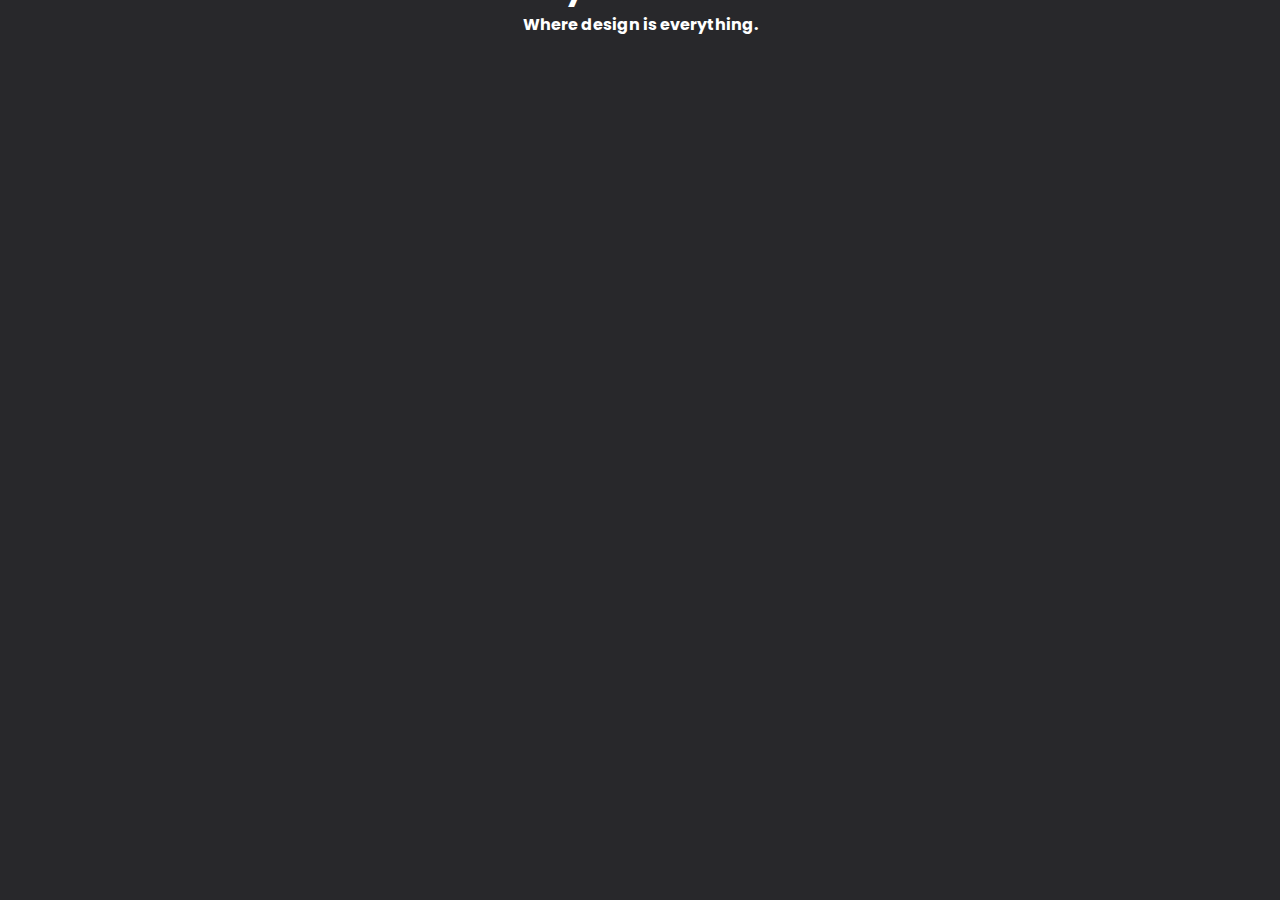
<file: index.html>
<!DOCTYPE html>
<html>
  <head>
    <title>Cryt</title>
    <link rel='icon' href='CrytLogoV1.png'>
    <link rel='stylesheet' href='main.css'>
  </head>
  
  <body>
    <section class='Home' id='Home'>
      <div class='Holder'>
        <h1>Cryt Software</h1>
        <h4>Where design is everything.</h4>
      </div>
    </section>
  </body>
</html>
</file>
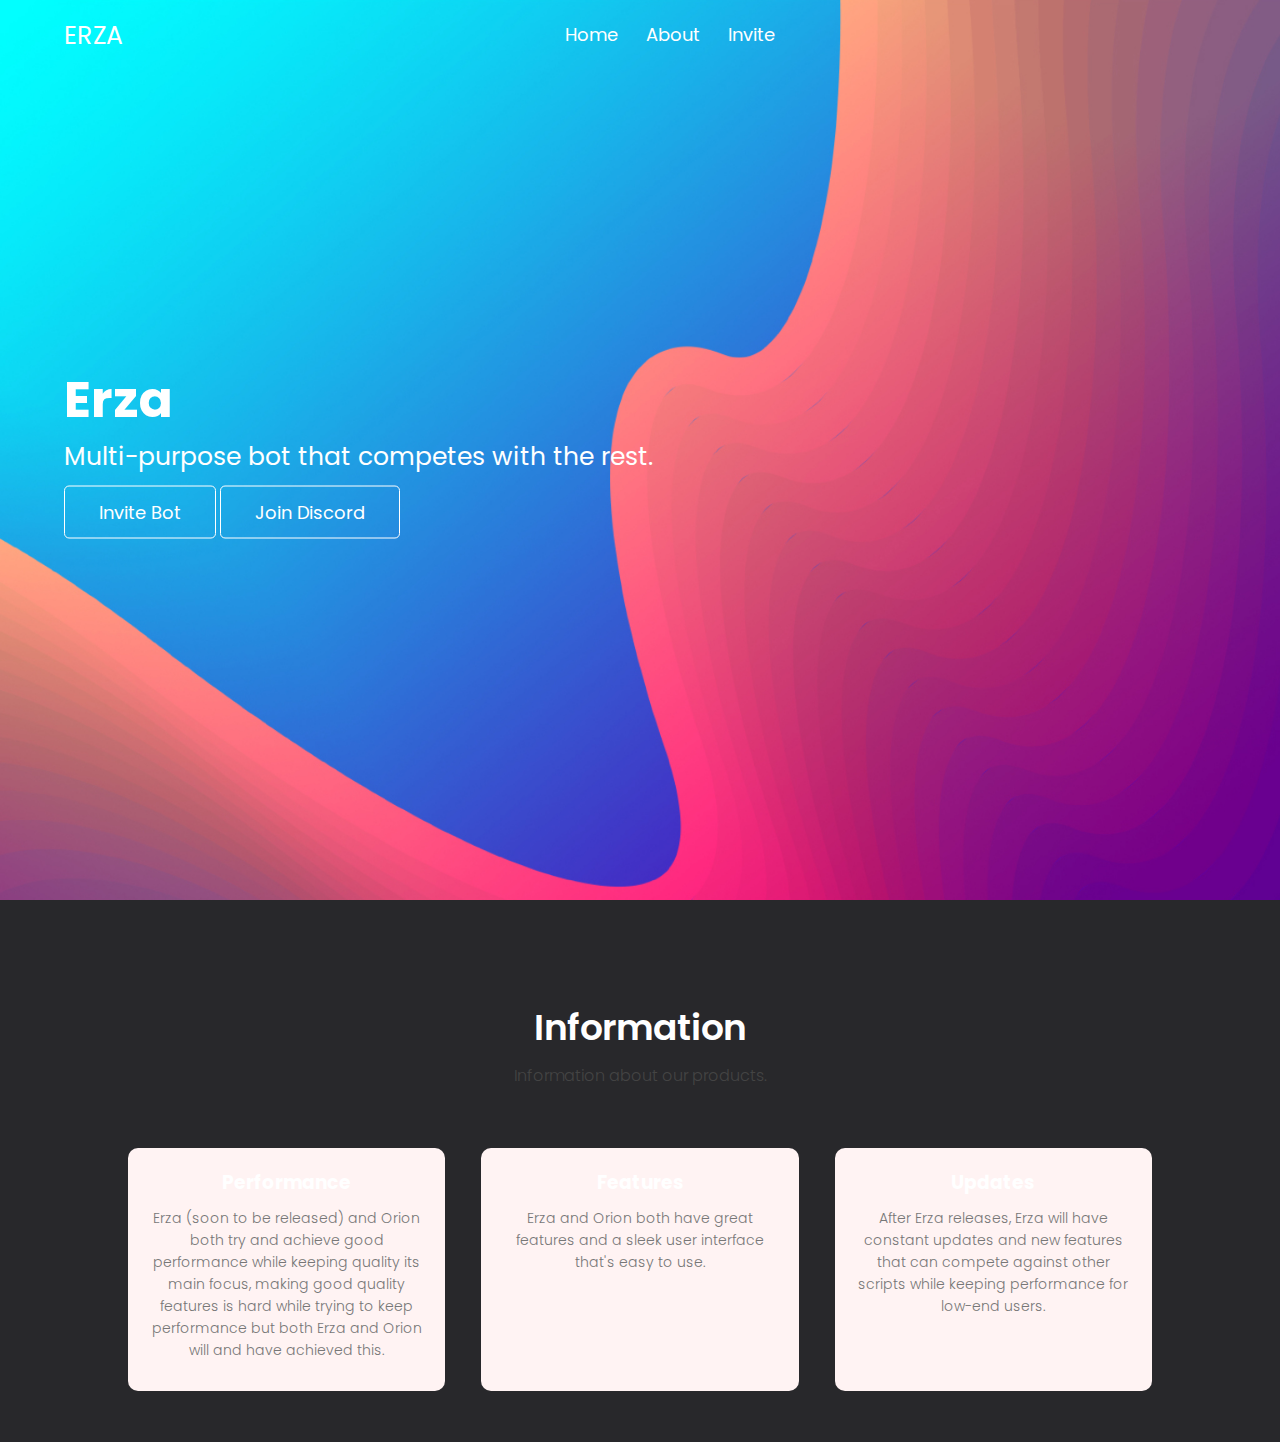
<file: Erza/index.html>
<!DOCTYPE html>
<html>
    <head>
        <link rel="stylesheet" href="main.css">
        <title>Erza Bot</title>
        <link rel="icon" href="ErzaLogo.png">
    </head>

    <body>
        <section class='Center'>
            <nav>
                <a href="" target="_blank" class="head">ERZA</a>
                <div class="links" id="Links">
                    <ul>
                        <li><a href="#Home">Home</a></li>
                        <li><a href="#About">About</a></li>
                        <li><a href="#Invite" target="_blank">Invite</a></li>
                    </ul>
                </div>
            </nav>

            <div class='MainContainer'>
              <h1>Erza</h1>
              <p>Multi-purpose bot that competes with the rest.</p>
              <a href="">Invite Bot</a>
              <a href="">Join Discord</a>
            </div>
        </section>
        
        <section class='About' id="About">
            <h1>Information</h1>
            <h4>Information about our products.</h4>
            <div class="Rows">
                <div class="column">
                    <h3>Performance</h3>
                    <p>Erza (soon to be released) and Orion both try and achieve good performance while keeping quality its main focus, making good quality features is hard while trying to keep performance but both Erza and Orion will and have achieved this.</p>
                </div>
                <div class="column">
                    <h3>Features</h3>
                    <p>Erza and Orion both have great features and a sleek user interface that's easy to use.</p>
                </div>
                <div class="column">
                    <h3>Updates</h3>
                    <p>After Erza releases, Erza will have constant updates and new features that can compete against other scripts while keeping performance for low-end users.</p>
                </div>
            </div>
        </section>
    </body>
</html>
</file>
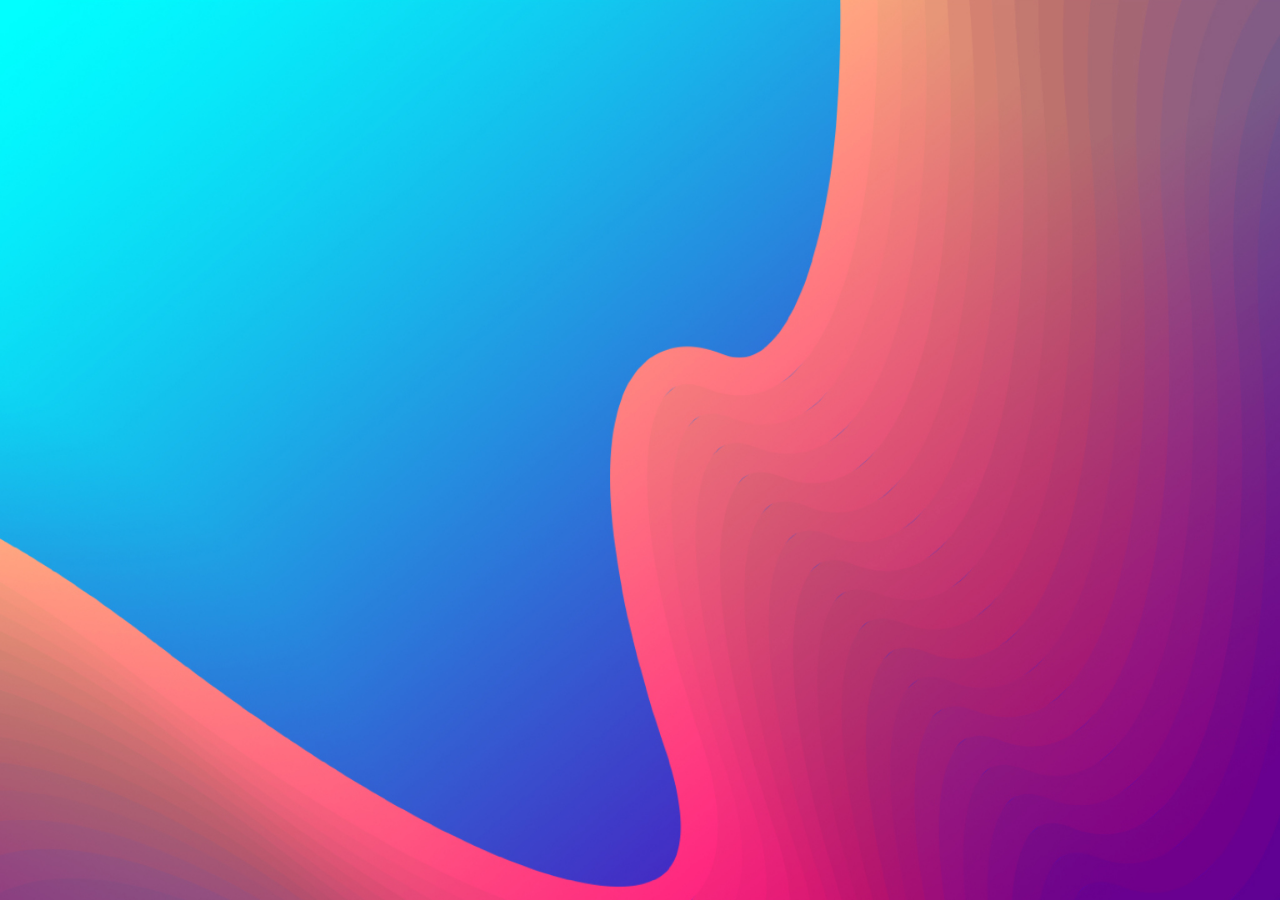
<file: Meza/index.html>
<!DOCTYPE html>
<html>
    <head>
        <link rel="stylesheet" href="main.css">
        <title>Meza Bot</title>
        <link rel="icon" href="MezaLogo.png">
    </head>

    <body>
        <div class='Center'>
            <div class="Image">
                
            </div>
        </div>
    </body>
</html>
</file>
<file: main.css>
@import url('https://fonts.googleapis.com/css?family=Poppins');

*{
    margin: 0;
    padding: 0;
    scroll-behavior: smooth;
    background: #28282B;
}

h1, h2, h3, h4, p, a{
    text-decoration: none;
    color: white;
    font-family: Poppins;
    background: transparent;
}

.Home{
    min-height: 100vh;
    width: 100%;
    background-position: center;
    background-size: cover;
    position: relative;
    background-color: #28282B;
}

.Holder{
    background: transparent;
    width: 90%;
    left: 50%;
    right: 50%;
    transform: translate(-50%, -50%);
    text-align: center;
    position: absolute;
}
</file>
<file: Erza/main.css>
@import url('https://fonts.googleapis.com/css?family=Poppins');

*{
    margin: 0;
    padding: 0;
    scroll-behavior: smooth;
    background: #28282B;
}

h1, h2, h3, h4, p, a{
    text-decoration: none;
    color: white;
    font-family: Poppins;
    background: transparent;
}

.Center{
    min-height: 100vh;
    width: 100%;
    background-position: center;
    background-size: cover;
    position: relative;
    background-color: transparent;
    background-image: url(BGimage.jpg)
}

.MainContainer{
    background: transparent;
    width: 90%;
    color: #fff;
    position: absolute;
    top: 50%;
    left: 50%;
    transform: translate(-50%, -50%);
    text-align: left;
}

.MainContainer h1{
    font-size: 50px;
    background: transparent;
}
.MainContainer p{
    font-size: 25px;
    background: transparent
}

.MainContainer a{
    text-decoration: none;
    display: inline-block;
    color: #fff;
    border-radius: 5px;
    margin-top: 10px;
    margin-left: 0px;
    padding: 12px 34px;
    font-size: 18px;
    background: transparent;
    cursor: pointer;
    border: 1px solid white;
    transition: 0.5s;
}

.MainContainer a:hover{
    border: 1px solid rgb(255, 118, 128);
    background: rgb(255, 118, 128);
    transition: 0.3s;
}

nav{
    background: transparent;
    display: flex;
    padding: 1% 5%;
    justify-content: space-between;
    align-items: center;
}

.head{
    text-align: left;
    font-size: 25px;
    color: #fff;
    transition: 0.2s;
}

.links{
    background: transparent;
    flex: 1;
    text-align: center;
}

.links ul{
    background: transparent;
}

.links ul li{
    background: transparent;
    list-style: none;
    display: inline-block;
    padding: 8px 12px;
    position: relative;
}

.links ul li a{
    color: #fff;
    text-decoration: none;
    font-size: 18px;
}

.links ul li::after{
    content: '';
    width: 0%;
    height: 3px;
    background: rgb(255, 118, 128);
    display: block;
    margin: auto;
    transition: 0.2s;
}

.links ul li:hover::after{
    width: 100%;
}

.head:hover{
    color: rgb(255, 118, 128);
    transition: 0.3s;
}

.About{
    width: 80%;
    margin: auto;
    text-align: center;
    padding-top: 100px;
}

.About h1{
    font-size: 36px;
    font-weight: 600;
}

.About h4{
    color: #444;
    font-size: 16px;
    font-weight: 300;
    line-height: 22px;
    padding: 10px;
}

.About p{
    color: #777;
    font-size: 14px;
    font-weight: 300;
    line-height: 22px;
    padding: 10px;
}

.Rows{
    margin-top: 5%;
    display: flex;
    justify-content: space-between;
}

.column{
    flex-basis: 31%;
    background: #fff3f3;
    border-radius: 10px;
    margin-bottom: 5%;
    padding: 20px 12px;
    box-sizing: border-box;
    transition: 0.4s;
}

.column:hover{
    box-shadow: 0 0 25px 0px rgba(0, 0, 0, 0.2);
}
</file>
<file: Meza/main.css>
@import url('https://fonts.googleapis.com/css?family=Poppins');

*{
    margin: 0;
    padding: 0;
    scroll-behavior: smooth;
}

h1, h2, h3, h4, p, a{
    text-decoration: none;
    color: white;
    font-family: Poppins;
}

.Center{
    min-height: 100vh;
    width: 100%;
    background-position: center;
    background-size: cover;
    position: relative;
    background-color: transparent;
    background-image: url(BGimage.jpg)
}

.MainContainer{
    width: 90%;
    color: #fff;
    position: absolute;
    top: 50%;
    left: 50%;
    transform: translate(-50%, -50%);
    text-align: left;
}

.MainContainer h1{
    font-size: 50px;
}
.MainContainer p{
    font-size: 25px;
}

.MainContainer a{
    text-decoration: none;
    display: inline-block;
    color: #fff;
    border-radius: 5px;
    margin-top: 10px;
    margin-left: 0px;
    padding: 12px 34px;
    font-size: 18px;
    background: transparent;
    cursor: pointer;
    border: 1px solid white;
    transition: 0.2s;
}

.MainContainer a:hover{
    border: 1px solid rgb(255, 118, 128);
    background: rgb(255, 118, 128);
    transition: 0.3s;
}

nav{
    display: flex;
    padding: 1% 5%;
    justify-content: space-between;
    align-items: center;
}

.head{
    text-align: left;
    font-size: 25px;
}

.links{
    flex: 1;
    text-align: center;
}

.links ul li{
    list-style: none;
    display: inline-block;
    padding: 8px 12px;
    position: relative;
}

.links ul li a{
    color: #fff;
    text-decoration: none;
    font-size: 18px;
}

.links ul li::after{
    content: '';
    width: 0%;
    height: 3px;
    background: rgb(255, 118, 128);
    display: block;
    text-align: left;
    margin: auto;
    transition: 0.2s;
}

.links ul li:hover::after{
    width: 85%;
}

.head::after{
    color: #fff;
    transition: 0.2s;
}

.head:hover::after{
    color: rgb(255, 118, 128);
}
</file>
